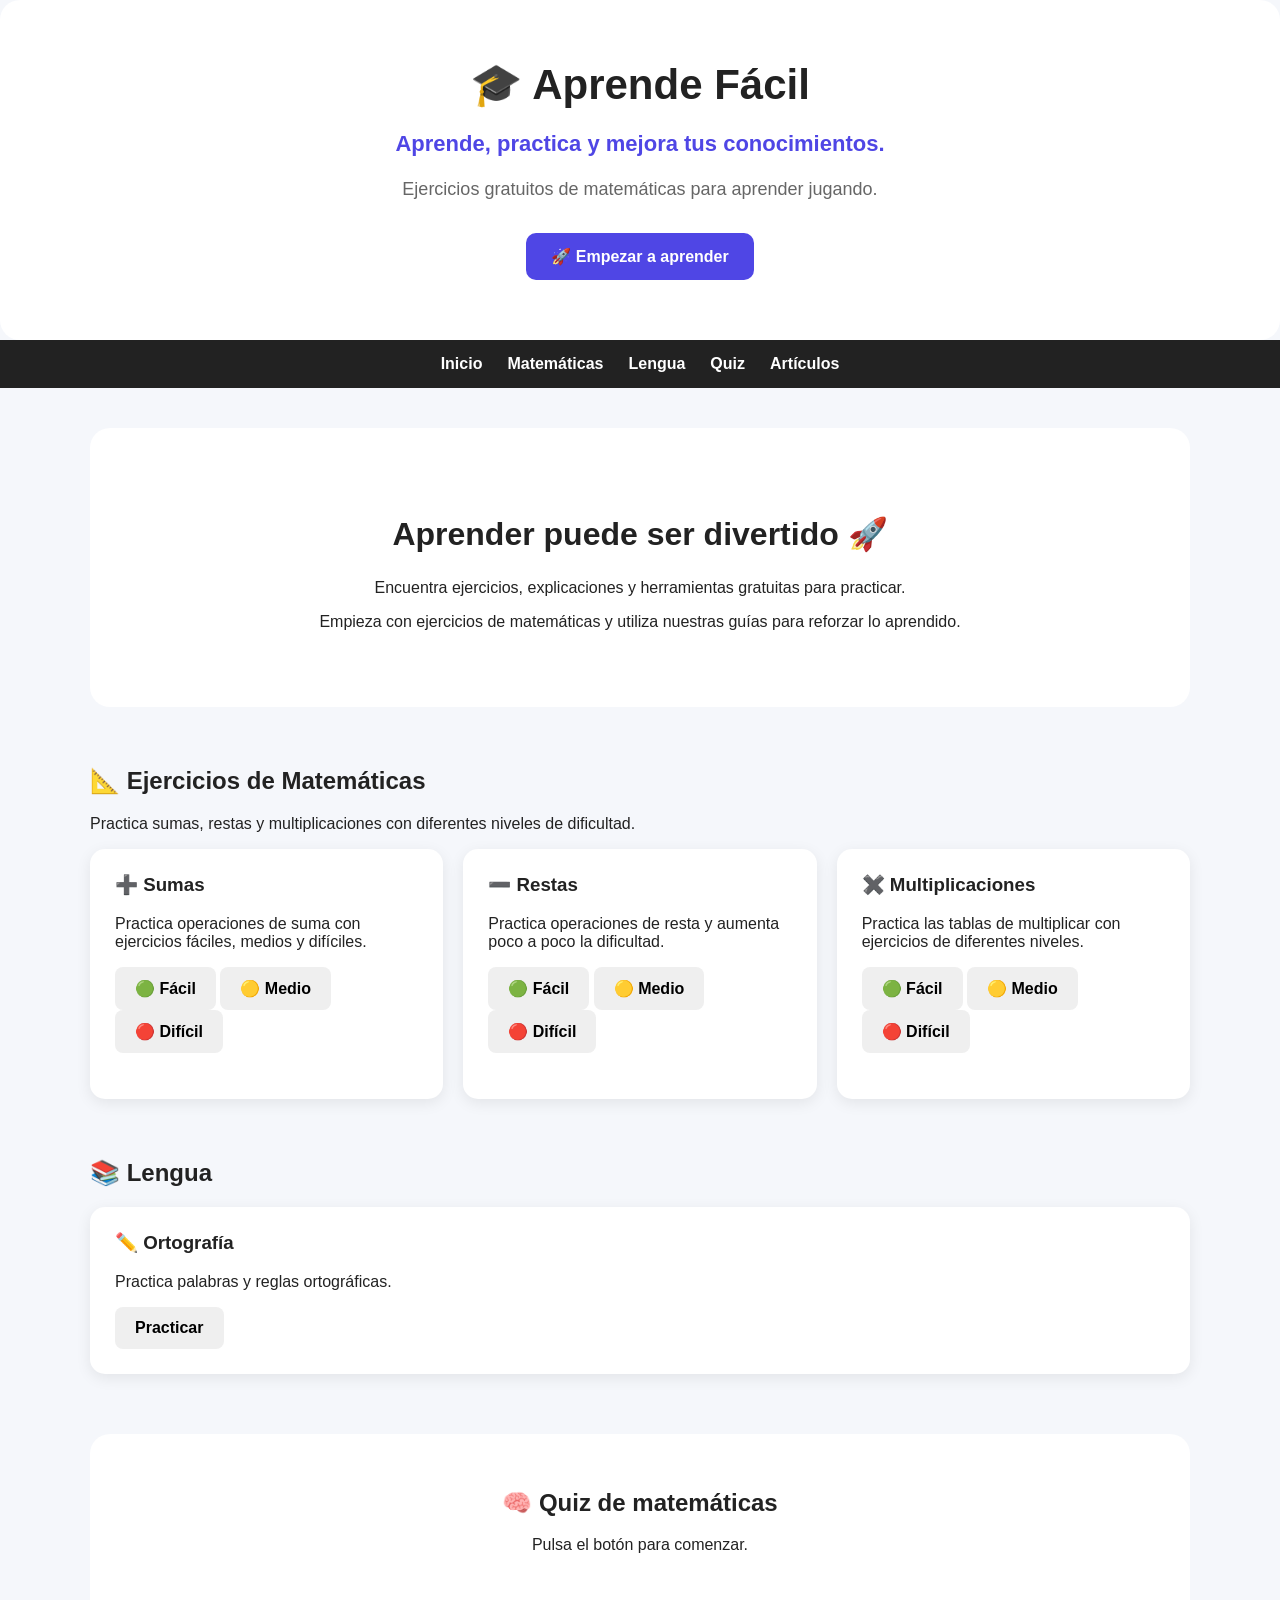
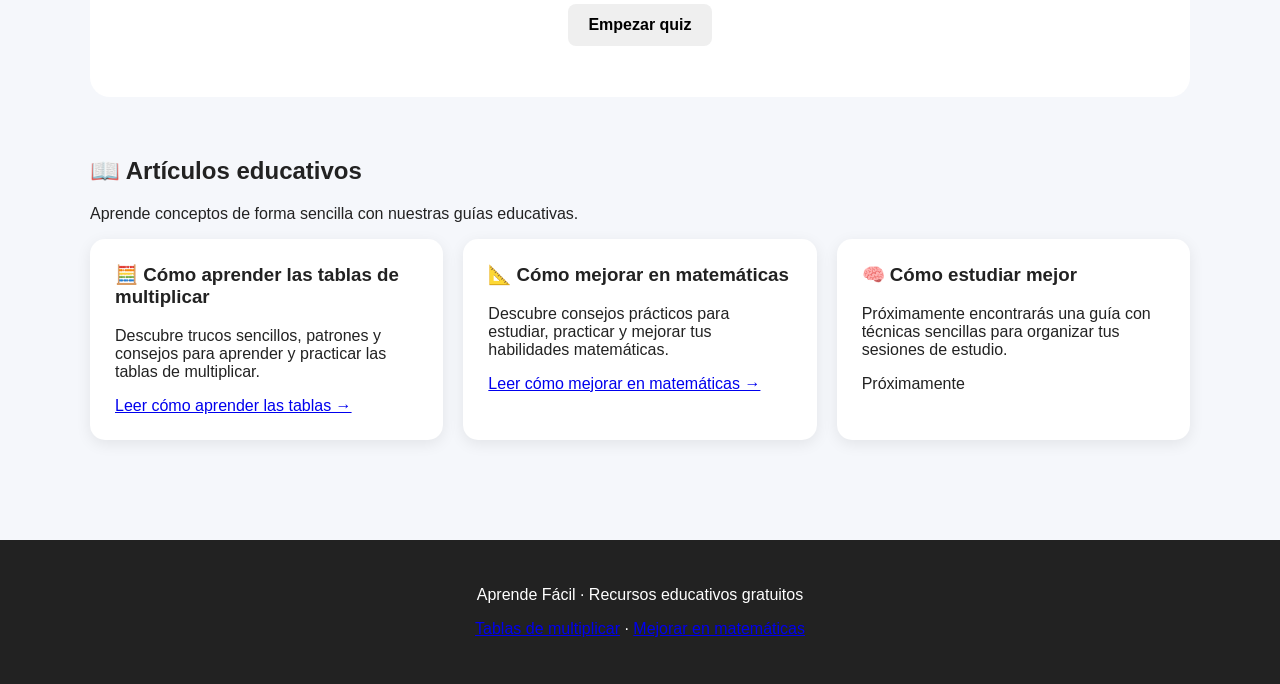
<file: index.html>
<!DOCTYPE html>
<html lang="es">
<head>
    <meta charset="UTF-8">
    <meta name="viewport" content="width=device-width, initial-scale=1.0">

    <title>Aprende Fácil</title>
    <link rel="icon" type="image/png" href="perfil.png">
    <meta name="description" content="Practica matemáticas gratis con ejercicios de sumas, restas y multiplicaciones. Aprende las tablas y mejora tus matemáticas con recursos educativos sencillos.">
    <meta name="robots" content="index, follow">
    <link rel="canonical" href="https://educonew.github.io/">

    <meta property="og:type" content="website">
    <meta property="og:title" content="Aprende Fácil | Ejercicios de Matemáticas Gratis">
    <meta property="og:description" content="Ejercicios gratuitos de matemáticas para practicar sumas, restas y multiplicaciones y mejorar tus conocimientos.">
    <meta property="og:url" content="https://educonew.github.io/">
    <meta property="og:site_name" content="Aprende Fácil">

    <meta name="google-site-verification" content="Ed4qsuhqE2dIHOVmobPNIzu9dfwVDeQKHLCoJAOzo2s">

    <link rel="stylesheet" href="style.css">

    <script type="application/ld+json">
    {
      "@context": "https://schema.org",
      "@type": "WebSite",
      "name": "Aprende Fácil",
      "url":"https://educonew.github.io/",
      "description": "Recursos educativos gratuitos y ejercicios de matemáticas para practicar."
    }
    </script>
</head>

<body id="inicio">

<header class="hero">
    <div class="contenedor">
        <h1>🎓 Aprende Fácil</h1>
        <p class="subtitulo">Aprende, practica y mejora tus conocimientos.</p>
        <p>Ejercicios gratuitos de matemáticas para aprender jugando.</p>

        <a href="#matematicas" class="boton-principal">🚀 Empezar a aprender</a>
    </div>
</header>

<nav aria-label="Navegación principal">
    <div class="contenedor">
        <a href="#inicio">Inicio</a>
        <a href="#matematicas">Matemáticas</a>
        <a href="#lengua">Lengua</a>
        <a href="#quiz">Quiz</a>
        <a href="#articulos">Artículos</a>
    </div>
</nav>

<main class="contenedor">

    <section class="hero" aria-labelledby="bienvenida">
        <h2 id="bienvenida">Aprender puede ser divertido 🚀</h2>
        <p>Encuentra ejercicios, explicaciones y herramientas gratuitas para practicar.</p>
        <p>Empieza con ejercicios de matemáticas y utiliza nuestras guías para reforzar lo aprendido.</p>
    </section>

    <section id="matematicas" aria-labelledby="titulo-matematicas">
        <h2 id="titulo-matematicas">📐 Ejercicios de Matemáticas</h2>
        <p>Practica sumas, restas y multiplicaciones con diferentes niveles de dificultad.</p>

        <div class="tarjetas">

            <article class="tarjeta">
                <h3>➕ Sumas</h3>
                <p>Practica operaciones de suma con ejercicios fáciles, medios y difíciles.</p>

                <div class="niveles">
                    <button type="button" onclick="empezarSumas('facil')">🟢 Fácil</button>
                    <button type="button" onclick="empezarSumas('medio')">🟡 Medio</button>
                    <button type="button" onclick="empezarSumas('dificil')">🔴 Difícil</button>
                </div>

                <div id="sumasQuiz" class="oculto">
                    <h4 id="preguntaSuma"></h4>
                    <div id="respuestasSuma"></div>
                    <p id="resultadoSuma"></p>
                </div>
            </article>

            <article class="tarjeta">
                <h3>➖ Restas</h3>
                <p>Practica operaciones de resta y aumenta poco a poco la dificultad.</p>

                <div class="niveles">
                    <button type="button" onclick="empezarRestas('facil')">🟢 Fácil</button>
                    <button type="button" onclick="empezarRestas('medio')">🟡 Medio</button>
                    <button type="button" onclick="empezarRestas('dificil')">🔴 Difícil</button>
                </div>

                <div id="restasQuiz" class="oculto">
                    <h4 id="preguntaResta"></h4>
                    <div id="respuestasResta"></div>
                    <p id="resultadoResta"></p>
                </div>
            </article>

            <article class="tarjeta">
                <h3>✖️ Multiplicaciones</h3>
                <p>Practica las tablas de multiplicar con ejercicios de diferentes niveles.</p>

                <div class="niveles">
                    <button type="button" onclick="empezarMultiplicaciones('facil')">🟢 Fácil</button>
                    <button type="button" onclick="empezarMultiplicaciones('medio')">🟡 Medio</button>
                    <button type="button" onclick="empezarMultiplicaciones('dificil')">🔴 Difícil</button>
                </div>

                <div id="multiplicacionesQuiz" class="oculto">
                    <h4 id="preguntaMultiplicacion"></h4>
                    <div id="respuestasMultiplicacion"></div>
                    <p id="resultadoMultiplicacion"></p>
                </div>
            </article>

        </div>
    </section>

    <section id="lengua" aria-labelledby="titulo-lengua">
        <h2 id="titulo-lengua">📚 Lengua</h2>
        <div class="tarjetas">
            <article class="tarjeta">
                <h3>✏️ Ortografía</h3>
                <p>Practica palabras y reglas ortográficas.</p>
                <button type="button" onclick="mostrarMensaje('ortografia')">Practicar</button>
            </article>
        </div>
    </section>

    <section id="quiz" class="quiz" aria-labelledby="titulo-quiz">
        <h2 id="titulo-quiz">🧠 Quiz de matemáticas</h2>
        <p id="pregunta">Pulsa el botón para comenzar.</p>
        <div id="respuestas"></div>
        <button type="button" onclick="empezarQuiz()">Empezar quiz</button>
        <p id="resultado"></p>
    </section>

    <section id="articulos" aria-labelledby="titulo-articulos">
        <h2 id="titulo-articulos">📖 Artículos educativos</h2>
        <p>Aprende conceptos de forma sencilla con nuestras guías educativas.</p>

        <div class="tarjetas">

            <article class="tarjeta">
                <h3>🧮 Cómo aprender las tablas de multiplicar</h3>
                <p>Descubre trucos sencillos, patrones y consejos para aprender y practicar las tablas de multiplicar.</p>
                <a href="tablas-multiplicar.html" class="enlace-articulo">Leer cómo aprender las tablas →</a>
            </article>

            <article class="tarjeta">
                <h3>📐 Cómo mejorar en matemáticas</h3>
                <p>Descubre consejos prácticos para estudiar, practicar y mejorar tus habilidades matemáticas.</p>
                <a href="mejorar-matematicas.html" class="enlace-articulo">Leer cómo mejorar en matemáticas →</a>
            </article>

            <article class="tarjeta">
                <h3>🧠 Cómo estudiar mejor</h3>
                <p>Próximamente encontrarás una guía con técnicas sencillas para organizar tus sesiones de estudio.</p>
                <span class="enlace-articulo">Próximamente</span>
            </article>

        </div>
    </section>

</main>

<footer>
    <p>Aprende Fácil · Recursos educativos gratuitos</p>
    <p>
        <a href="tablas-multiplicar.html">Tablas de multiplicar</a> ·
        <a href="mejorar-matematicas.html">Mejorar en matemáticas</a>
    </p>
</footer>

<script src="script.js"></script>
</body>
</html>
</file>
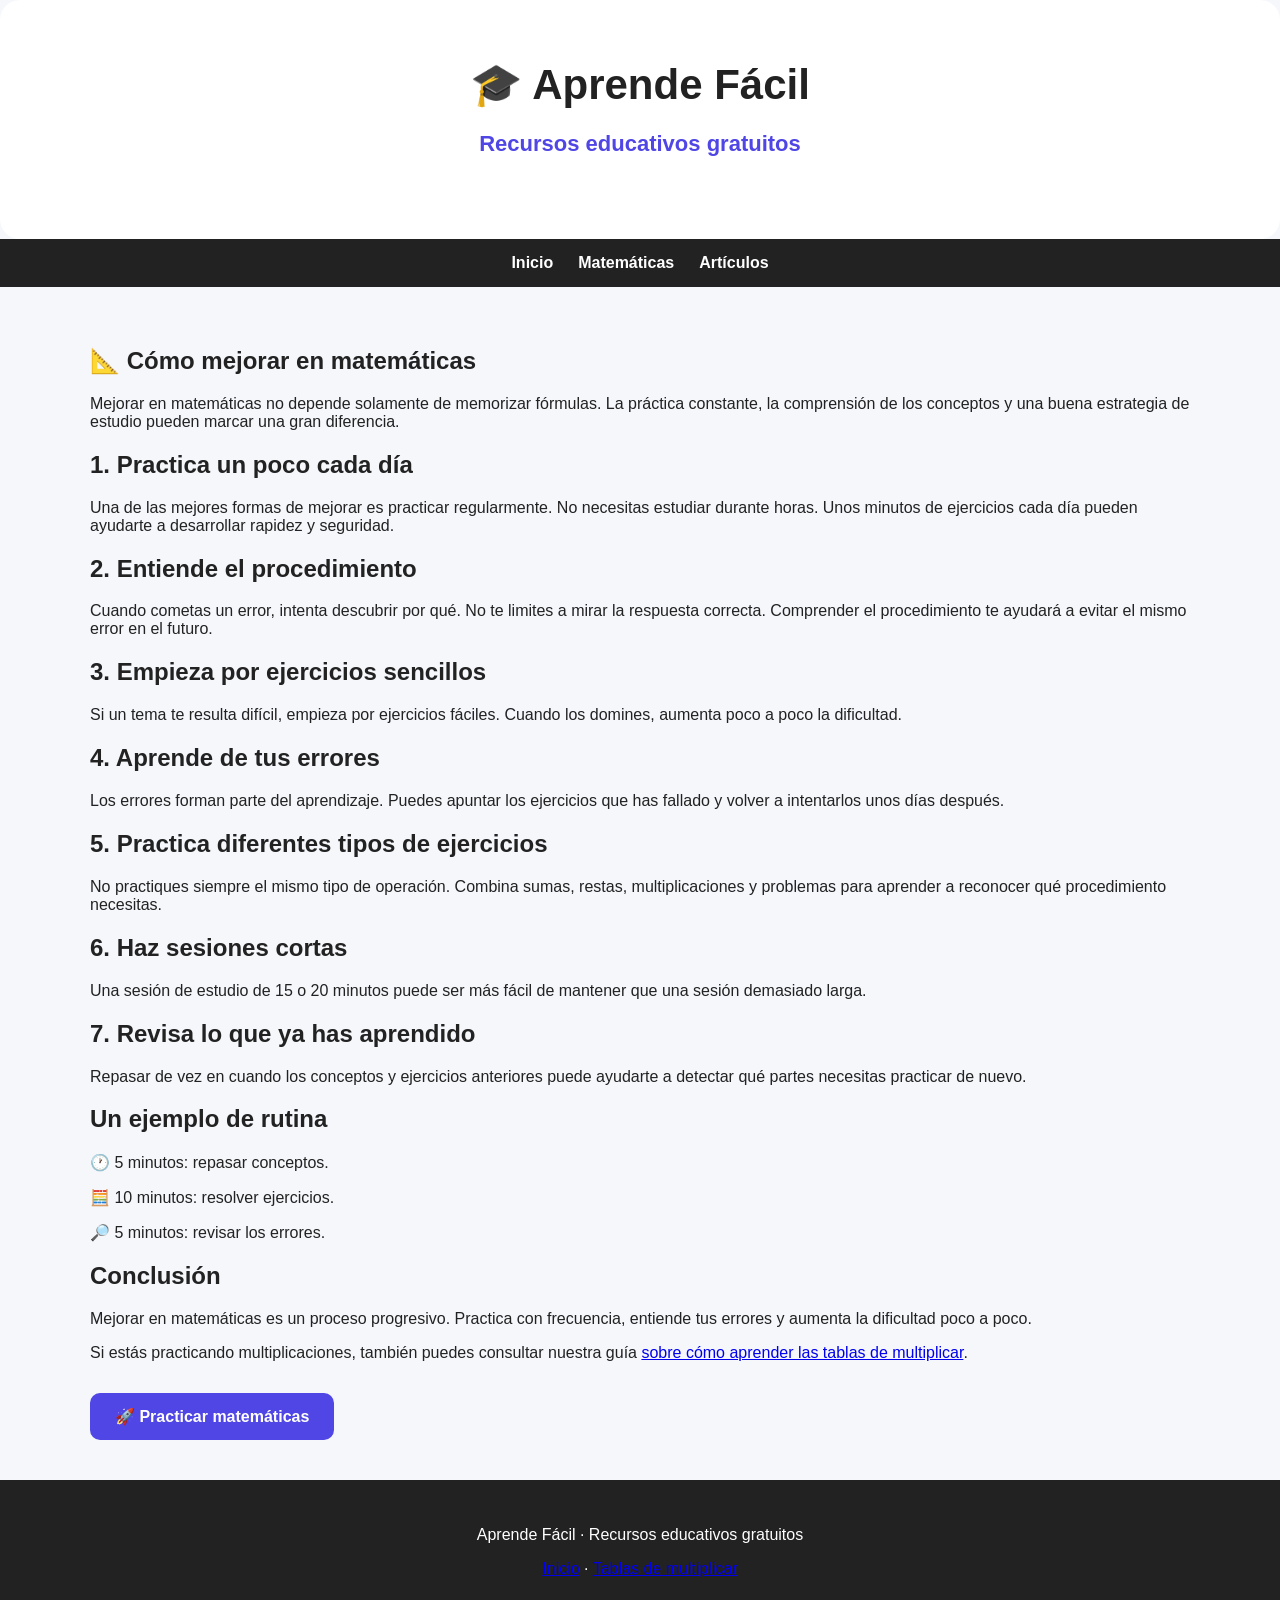
<file: mejorar-matematicas.html>
<!DOCTYPE html>
<html lang="es">
<head>
    <meta charset="UTF-8">
    <meta name="viewport" content="width=device-width, initial-scale=1.0">

    <title>Cómo mejorar en matemáticas | Aprende Fácil</title>
    <meta name="description" content="Descubre consejos sencillos para mejorar en matemáticas, estudiar mejor, practicar de forma efectiva y aprender de los errores.">
    <meta name="robots" content="index, follow">
    <link rel="canonical" href="https://javiervr99.github.io/educonew.github.io/mejorar-matematicas.html">

    <meta property="og:type" content="article">
    <meta property="og:title" content="Cómo mejorar en matemáticas">
    <meta property="og:description" content="Consejos prácticos para practicar matemáticas, comprender los procedimientos y mejorar poco a poco.">
    <meta property="og:url" content="https://javiervr99.github.io/educonew.github.io/mejorar-matematicas.html">
    <meta property="og:site_name" content="Aprende Fácil">

    <link rel="stylesheet" href="style.css">

    <script type="application/ld+json">
    {
      "@context": "https://schema.org",
      "@type": "Article",
      "headline": "Cómo mejorar en matemáticas",
      "description": "Consejos sencillos para practicar, estudiar y mejorar en matemáticas.",
      "mainEntityOfPage": {
        "@type": "WebPage",
        "@id": "https://javiervr99.github.io/educonew.github.io/mejorar-matematicas.html"
      },
      "publisher": {
        "@type": "Organization",
        "name": "Aprende Fácil"
      }
    }
    </script>
</head>

<body>

<header class="hero">
    <div class="contenedor">
        <h1>🎓 Aprende Fácil</h1>
        <p class="subtitulo">Recursos educativos gratuitos</p>
    </div>
</header>

<nav aria-label="Navegación principal">
    <div class="contenedor">
        <a href="index.html">Inicio</a>
        <a href="index.html#matematicas">Matemáticas</a>
        <a href="index.html#articulos">Artículos</a>
    </div>
</nav>

<main class="contenedor">
    <article class="articulo">

        <h1>📐 Cómo mejorar en matemáticas</h1>

        <p class="introduccion">
            Mejorar en matemáticas no depende solamente de memorizar fórmulas.
            La práctica constante, la comprensión de los conceptos y una buena
            estrategia de estudio pueden marcar una gran diferencia.
        </p>

        <h2>1. Practica un poco cada día</h2>
        <p>
            Una de las mejores formas de mejorar es practicar regularmente.
            No necesitas estudiar durante horas. Unos minutos de ejercicios
            cada día pueden ayudarte a desarrollar rapidez y seguridad.
        </p>

        <h2>2. Entiende el procedimiento</h2>
        <p>
            Cuando cometas un error, intenta descubrir por qué. No te limites
            a mirar la respuesta correcta. Comprender el procedimiento te
            ayudará a evitar el mismo error en el futuro.
        </p>

        <h2>3. Empieza por ejercicios sencillos</h2>
        <p>
            Si un tema te resulta difícil, empieza por ejercicios fáciles.
            Cuando los domines, aumenta poco a poco la dificultad.
        </p>

        <h2>4. Aprende de tus errores</h2>
        <p>
            Los errores forman parte del aprendizaje. Puedes apuntar los
            ejercicios que has fallado y volver a intentarlos unos días después.
        </p>

        <h2>5. Practica diferentes tipos de ejercicios</h2>
        <p>
            No practiques siempre el mismo tipo de operación. Combina sumas,
            restas, multiplicaciones y problemas para aprender a reconocer
            qué procedimiento necesitas.
        </p>

        <h2>6. Haz sesiones cortas</h2>
        <p>
            Una sesión de estudio de 15 o 20 minutos puede ser más fácil de
            mantener que una sesión demasiado larga.
        </p>

        <h2>7. Revisa lo que ya has aprendido</h2>
        <p>
            Repasar de vez en cuando los conceptos y ejercicios anteriores
            puede ayudarte a detectar qué partes necesitas practicar de nuevo.
        </p>

        <h2>Un ejemplo de rutina</h2>

        <div class="ejemplos">
            <p>🕐 5 minutos: repasar conceptos.</p>
            <p>🧮 10 minutos: resolver ejercicios.</p>
            <p>🔎 5 minutos: revisar los errores.</p>
        </div>

        <h2>Conclusión</h2>
        <p>
            Mejorar en matemáticas es un proceso progresivo. Practica con
            frecuencia, entiende tus errores y aumenta la dificultad poco a poco.
        </p>
        <p>
    Si estás practicando multiplicaciones, también puedes consultar nuestra guía
    <a href="tablas-multiplicar.html">sobre cómo aprender las tablas de multiplicar</a>.
</p>

        <div class="volver">
            <a href="index.html#matematicas" class="boton-principal">
                🚀 Practicar matemáticas
            </a>
        </div>

    </article>
</main>

<footer>
    <p>Aprende Fácil · Recursos educativos gratuitos</p>
    <p>
        <a href="index.html">Inicio</a> ·
        <a href="tablas-multiplicar.html">Tablas de multiplicar</a>
    </p>
</footer>

</body>
</html>
</file>
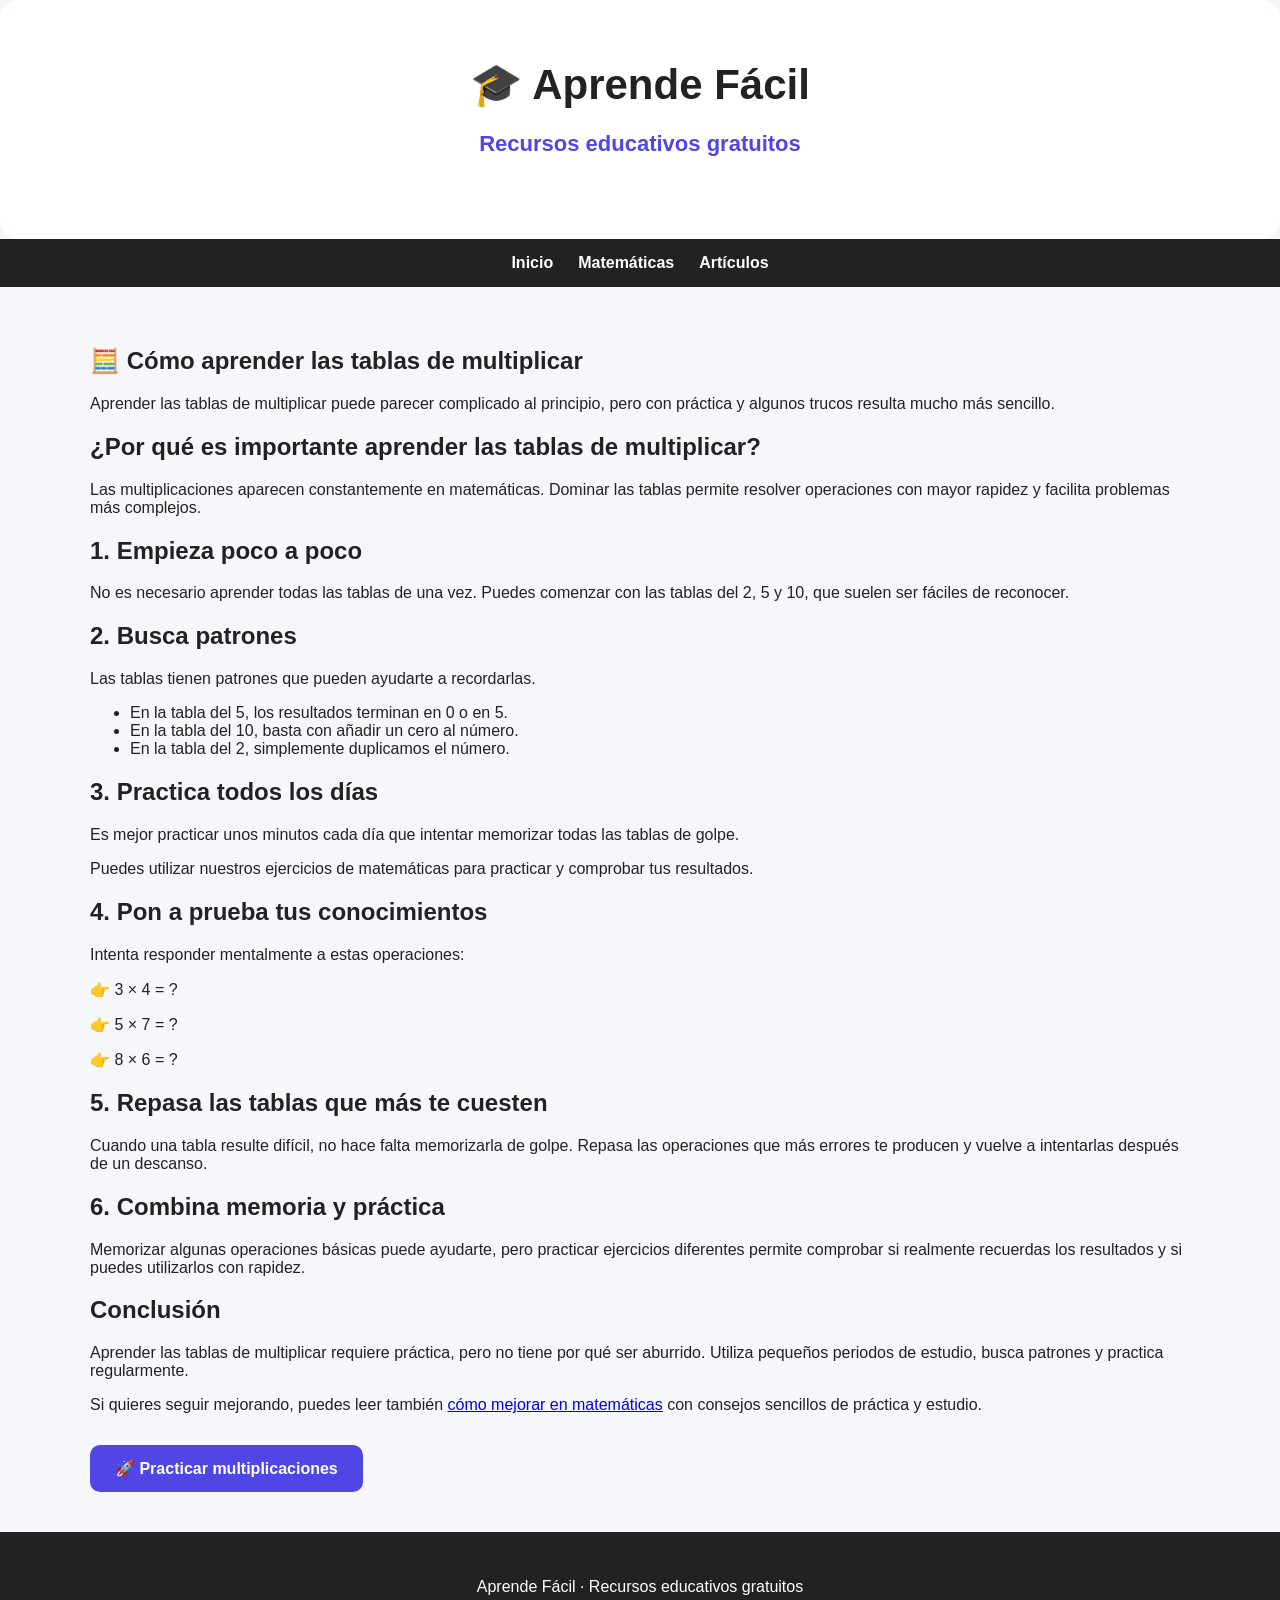
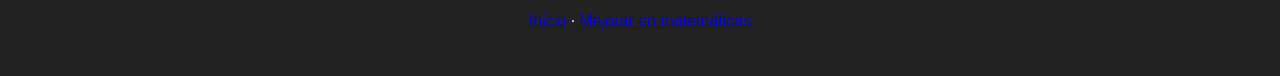
<file: tablas-multiplicar.html>
<!DOCTYPE html>
<html lang="es">
<head>
    <meta charset="UTF-8">
    <meta name="viewport" content="width=device-width, initial-scale=1.0">

    <title>Cómo aprender las tablas de multiplicar | Aprende Fácil</title>
    <meta name="description" content="Aprende las tablas de multiplicar paso a paso con trucos, patrones, ejemplos y consejos para practicar mejor.">
    <meta name="robots" content="index, follow">
    <link rel="canonical" href="https://javiervr99.github.io/educonew.github.io/tablas-multiplicar.html">

    <meta property="og:type" content="article">
    <meta property="og:title" content="Cómo aprender las tablas de multiplicar">
    <meta property="og:description" content="Trucos, patrones y ejercicios sencillos para aprender las tablas de multiplicar y practicar mejor.">
    <meta property="og:url" content="https://javiervr99.github.io/educonew.github.io/tablas-multiplicar.html">
    <meta property="og:site_name" content="Aprende Fácil">

    <link rel="stylesheet" href="style.css">

    <script type="application/ld+json">
    {
      "@context": "https://schema.org",
      "@type": "Article",
      "headline": "Cómo aprender las tablas de multiplicar",
      "description": "Trucos, patrones y consejos sencillos para aprender y practicar las tablas de multiplicar.",
      "mainEntityOfPage": {
        "@type": "WebPage",
        "@id": "https://javiervr99.github.io/educonew.github.io/tablas-multiplicar.html"
      },
      "publisher": {
        "@type": "Organization",
        "name": "Aprende Fácil"
      }
    }
    </script>
</head>

<body>

<header class="hero">
    <div class="contenedor">
        <h1>🎓 Aprende Fácil</h1>
        <p class="subtitulo">Recursos educativos gratuitos</p>
    </div>
</header>

<nav aria-label="Navegación principal">
    <div class="contenedor">
        <a href="index.html">Inicio</a>
        <a href="index.html#matematicas">Matemáticas</a>
        <a href="index.html#articulos">Artículos</a>
    </div>
</nav>

<main class="contenedor">
    <article class="articulo">

        <h1>🧮 Cómo aprender las tablas de multiplicar</h1>

        <p class="introduccion">
            Aprender las tablas de multiplicar puede parecer complicado al principio,
            pero con práctica y algunos trucos resulta mucho más sencillo.
        </p>

        <h2>¿Por qué es importante aprender las tablas de multiplicar?</h2>
        <p>
            Las multiplicaciones aparecen constantemente en matemáticas. Dominar las
            tablas permite resolver operaciones con mayor rapidez y facilita problemas
            más complejos.
        </p>

        <h2>1. Empieza poco a poco</h2>
        <p>
            No es necesario aprender todas las tablas de una vez. Puedes comenzar con
            las tablas del 2, 5 y 10, que suelen ser fáciles de reconocer.
        </p>

        <h2>2. Busca patrones</h2>
        <p>
            Las tablas tienen patrones que pueden ayudarte a recordarlas.
        </p>
        <ul>
            <li>En la tabla del 5, los resultados terminan en 0 o en 5.</li>
            <li>En la tabla del 10, basta con añadir un cero al número.</li>
            <li>En la tabla del 2, simplemente duplicamos el número.</li>
        </ul>

        <h2>3. Practica todos los días</h2>
        <p>
            Es mejor practicar unos minutos cada día que intentar memorizar todas
            las tablas de golpe.
        </p>
        <p>
            Puedes utilizar nuestros ejercicios de matemáticas para practicar y
            comprobar tus resultados.
        </p>

        <h2>4. Pon a prueba tus conocimientos</h2>
        <p>
            Intenta responder mentalmente a estas operaciones:
        </p>

        <div class="ejemplos">
            <p>👉 3 × 4 = ?</p>
            <p>👉 5 × 7 = ?</p>
            <p>👉 8 × 6 = ?</p>
        </div>

        <h2>5. Repasa las tablas que más te cuesten</h2>
        <p>
            Cuando una tabla resulte difícil, no hace falta memorizarla de golpe.
            Repasa las operaciones que más errores te producen y vuelve a intentarlas
            después de un descanso.
        </p>

        <h2>6. Combina memoria y práctica</h2>
        <p>
            Memorizar algunas operaciones básicas puede ayudarte, pero practicar
            ejercicios diferentes permite comprobar si realmente recuerdas los
            resultados y si puedes utilizarlos con rapidez.
        </p>

        <h2>Conclusión</h2>
        <p>
            Aprender las tablas de multiplicar requiere práctica, pero no tiene por
            qué ser aburrido. Utiliza pequeños periodos de estudio, busca patrones
            y practica regularmente.
        </p>

        <div class="volver">
            <p>
    Si quieres seguir mejorando, puedes leer también
    <a href="mejorar-matematicas.html">cómo mejorar en matemáticas</a>
    con consejos sencillos de práctica y estudio.
</p>
            <a href="index.html#matematicas" class="boton-principal">
                🚀 Practicar multiplicaciones
            </a>
        </div>

    </article>
</main>

<footer>
    <p>Aprende Fácil · Recursos educativos gratuitos</p>
    <p>
        <a href="index.html">Inicio</a> ·
        <a href="mejorar-matematicas.html">Mejorar en matemáticas</a>
    </p>
</footer>

</body>
</html>
</file>
<file: style.css>
* {
    box-sizing: border-box;
}

html {
    scroll-behavior: smooth;
}

body {
    margin: 0;
    font-family: Arial, sans-serif;
    background: #f5f7fb;
    color: #222;
}

.contenedor {
    width: min(1100px, 90%);
    margin: auto;
}


/* CABECERA */

header {
    background: white;
    text-align: center;
    padding: 50px 20px 35px;
}

header h1 {
    margin: 0;
    font-size: 42px;
}

header p {
    font-size: 18px;
    color: #666;
}
/* BOTÓN PRINCIPAL */

.boton-principal {
    display: inline-block;
    background: #4f46e5;
    color: white;
    text-decoration: none;
    padding: 14px 25px;
    border-radius: 10px;
    font-weight: bold;
    margin-top: 15px;
    transition: 0.2s;
}

.boton-principal:hover {
    background: #3730a3;
    transform: translateY(-2px);
}

.subtitulo {
    font-size: 22px;
    color: #4f46e5;
    font-weight: bold;
}

/* MENÚ */

nav {
    background: #222;
    padding: 15px;
}

nav .contenedor {
    display: flex;
    justify-content: center;
    gap: 25px;
    flex-wrap: wrap;
}

nav a {
    color: white;
    text-decoration: none;
    font-weight: bold;
}


/* CONTENIDO PRINCIPAL */

main {
    padding-top: 40px;
    padding-bottom: 40px;
}

section {
    margin-bottom: 60px;
}

.hero {
    background: white;
    padding: 60px 30px;
    text-align: center;
    border-radius: 20px;
}

.hero h2 {
    font-size: 32px;
}


/* TARJETAS */

.tarjetas {
    display: grid;
    grid-template-columns:
        repeat(auto-fit, minmax(220px, 1fr));

    gap: 20px;
}

.tarjeta {
    background: white;
    padding: 25px;
    border-radius: 15px;
    box-shadow: 0 4px 15px rgba(0, 0, 0, 0.08);
}

.tarjeta h3 {
    margin-top: 0;
}


/* BOTONES */

button {
    border: none;
    padding: 12px 20px;
    border-radius: 8px;
    cursor: pointer;
    font-size: 16px;
    font-weight: bold;
}

button:hover {
    opacity: 0.8;
}


/* QUIZ */

.quiz {
    background: white;
    padding: 35px;
    border-radius: 20px;
    text-align: center;
}

#respuestas {
    display: grid;
    gap: 10px;
    max-width: 500px;
    margin: 25px auto;
}

.respuesta {
    border: 1px solid #ccc;
    background: white;
}

.correcta {
    border: 2px solid #333;
}

.incorrecta {
    border: 2px solid #999;
}


/* PIE DE PÁGINA */

footer {
    background: #222;
    color: white;
    text-align: center;
    padding: 30px;
}


/* MÓVILES */

@media (max-width: 600px) {

    header h1 {
        font-size: 32px;
    }

    .hero h2 {
        font-size: 25px;
    }
    /* ============================================
   ORTOGRAFÍA
   ============================================ */

#lengua .tarjeta {
    text-align: center;
}

#lengua .niveles {
    display: flex;
    justify-content: center;
    gap: 10px;
    flex-wrap: wrap;
    margin-top: 20px;
}

#lengua .niveles button {
    min-width: 110px;
}

#lengua .ejercicio-ortografia {
    margin-top: 25px;
    padding: 25px;
    background: white;
    border-radius: 15px;
    box-shadow: 0 4px 15px rgba(0, 0, 0, 0.08);
    text-align: center;
}

#lengua .ejercicio-ortografia h3 {
    margin-top: 0;
}

#lengua .opciones-ortografia {
    display: grid;
    gap: 12px;
    max-width: 450px;
    margin: 20px auto;
}

#lengua .opciones-ortografia button {
    background: #f5f7fb;
    border: 2px solid #ddd;
    transition: 0.2s;
}

#lengua .opciones-ortografia button:hover {
    transform: translateY(-2px);
}

#lengua .resultado-ortografia {
    font-weight: bold;
    font-size: 18px;
    margin-top: 20px;
}

    nav .contenedor {
        gap: 15px;
    }
}
</file>
